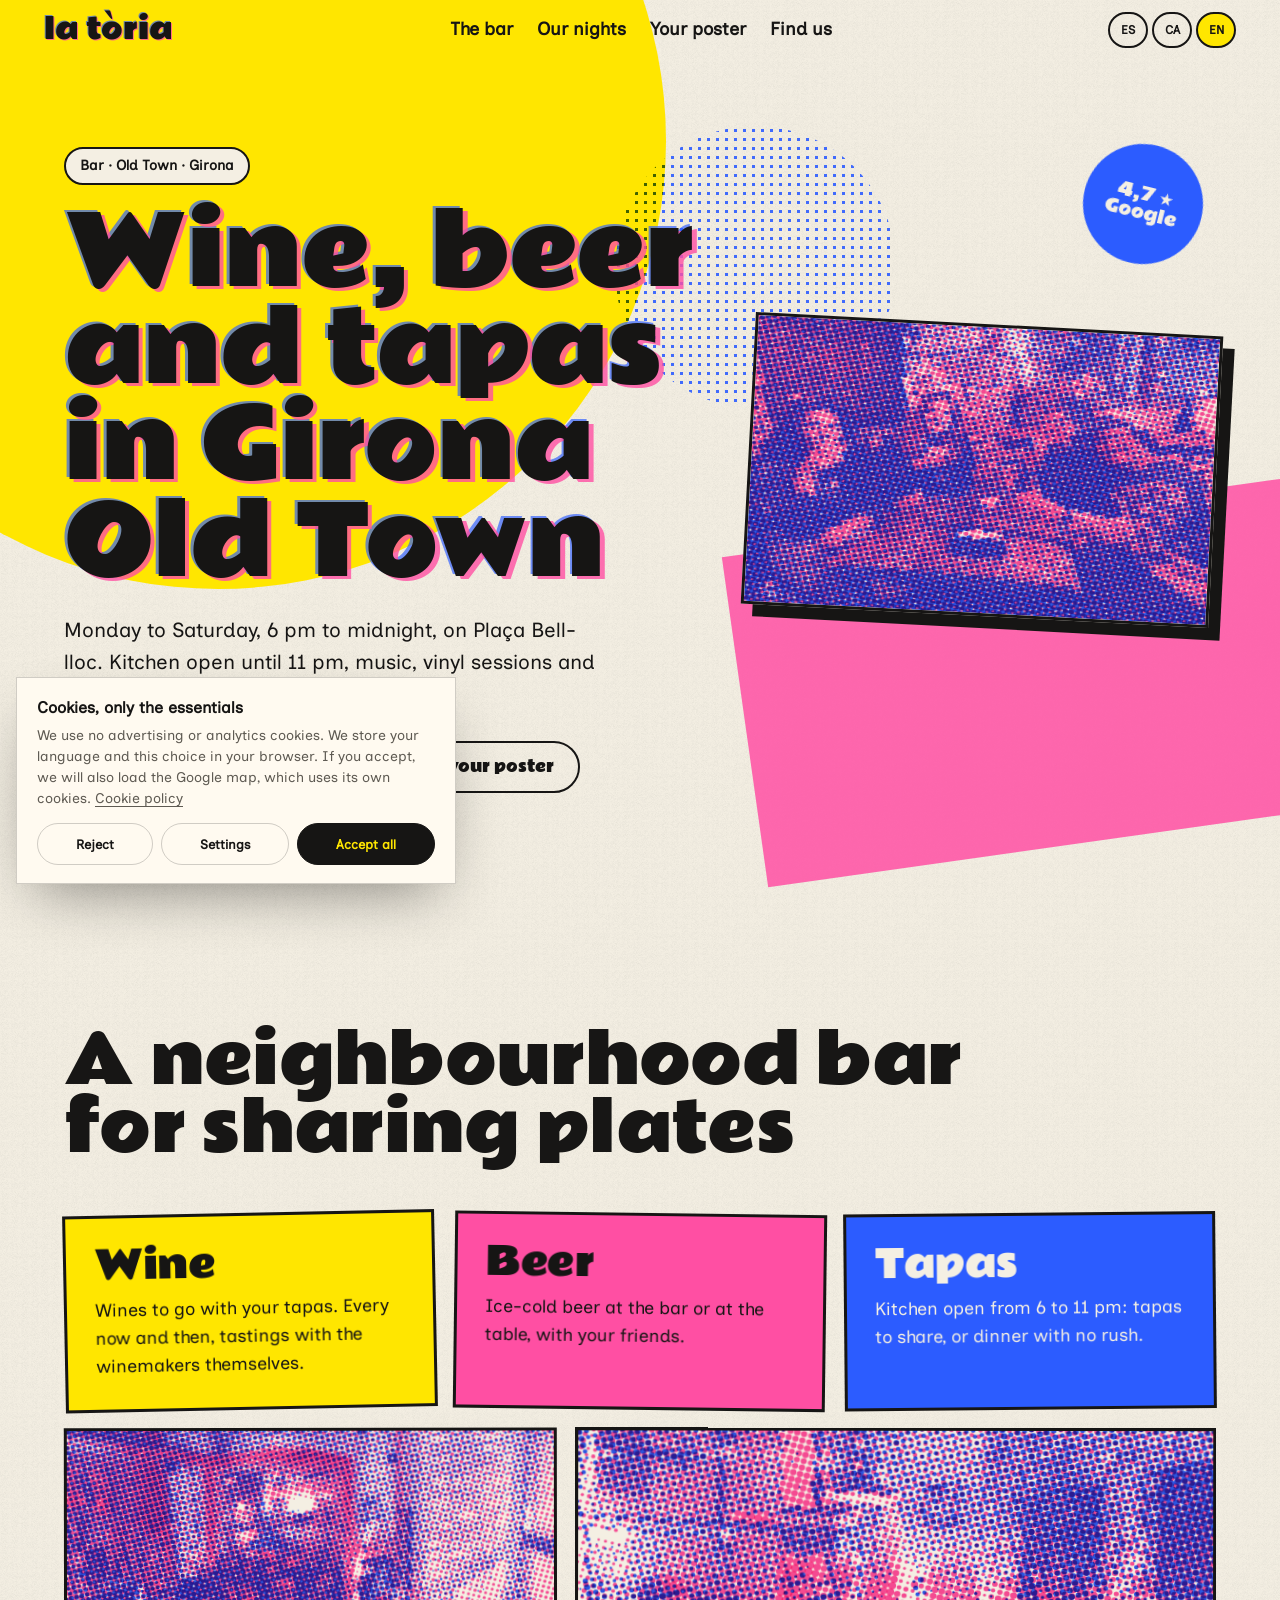
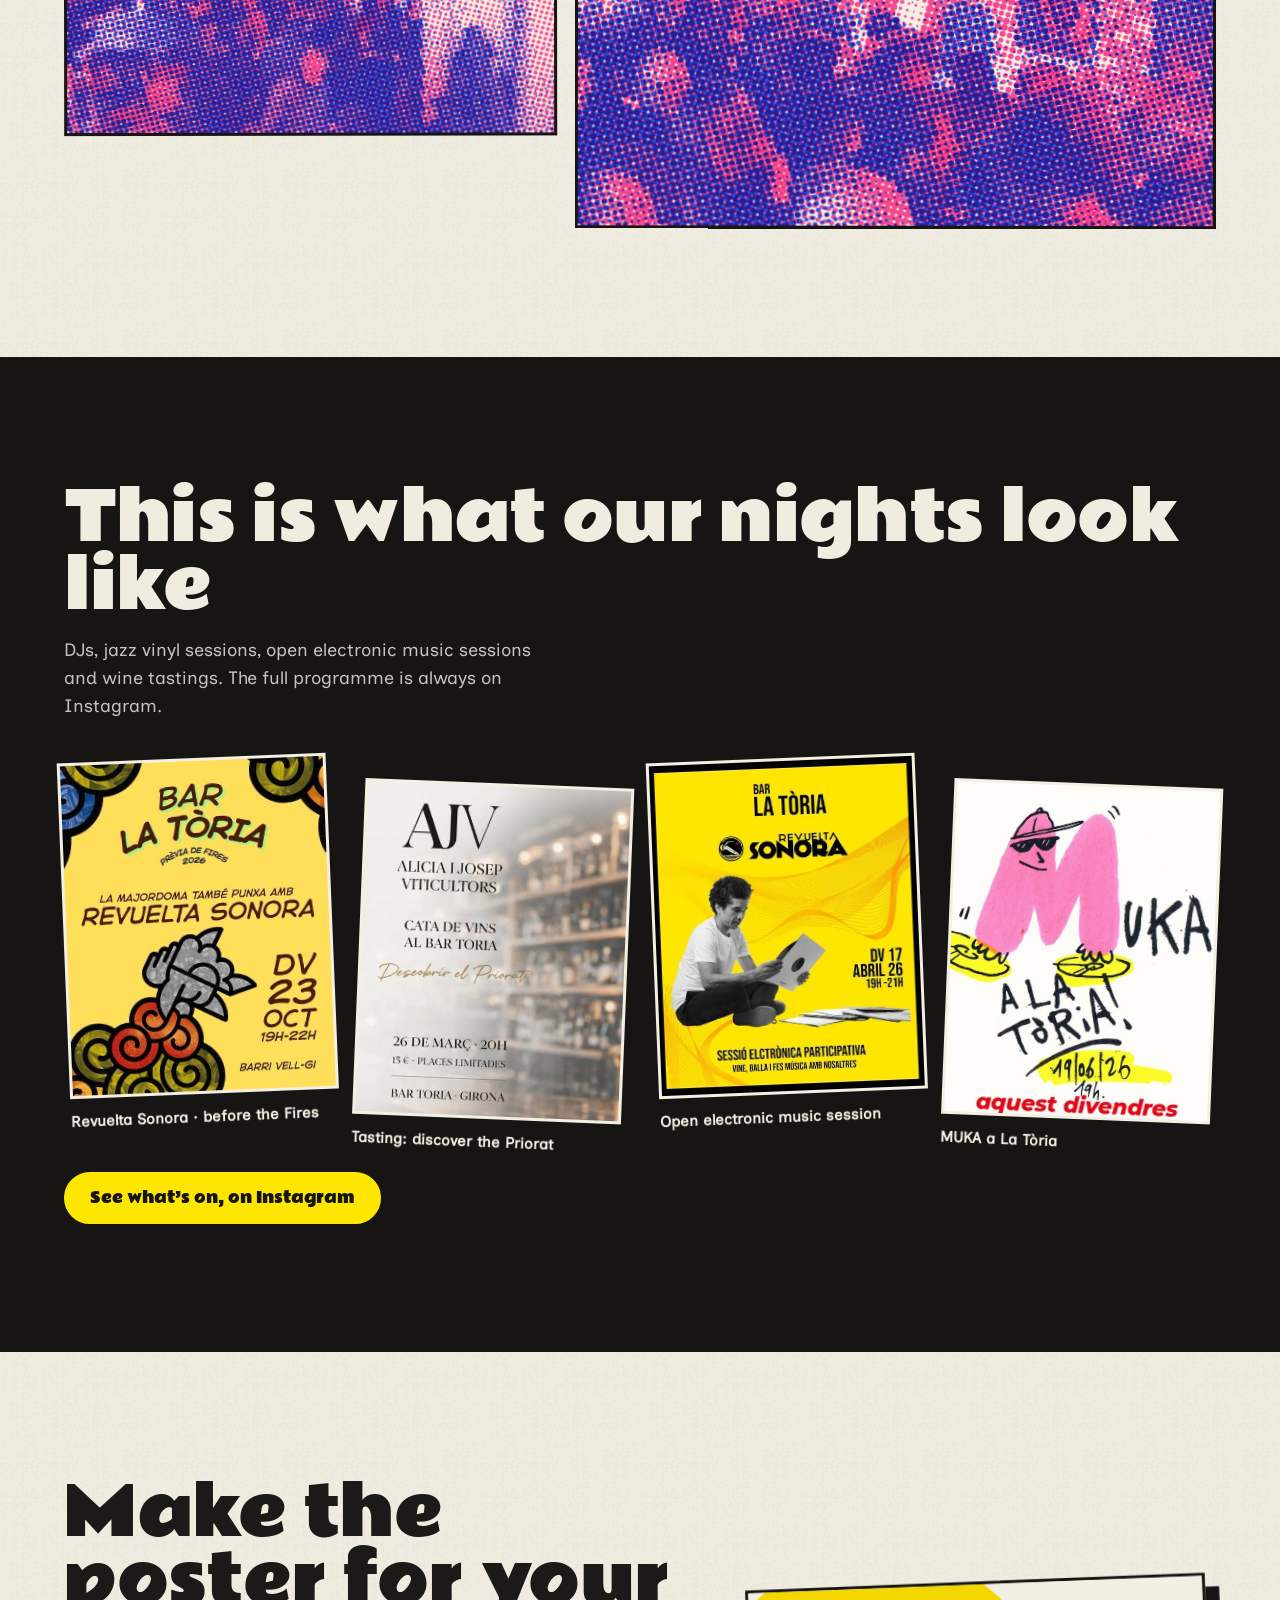
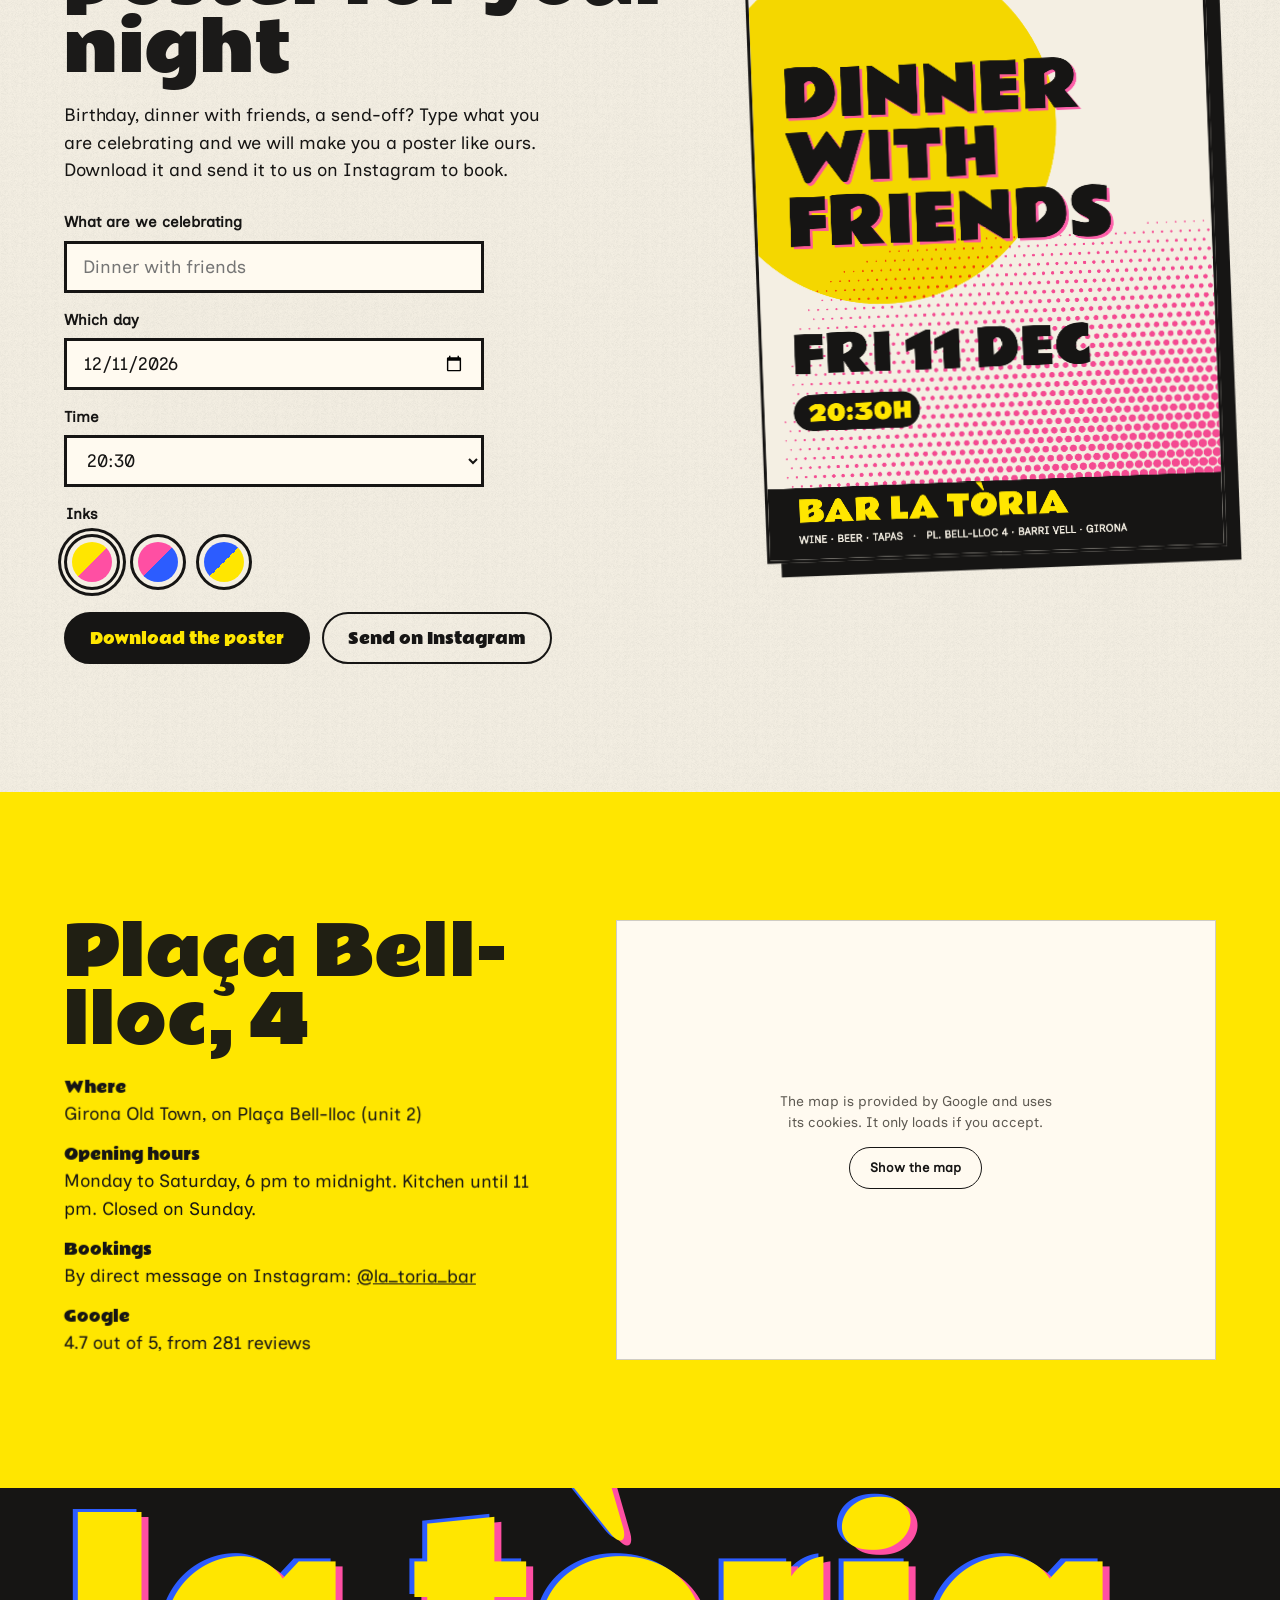
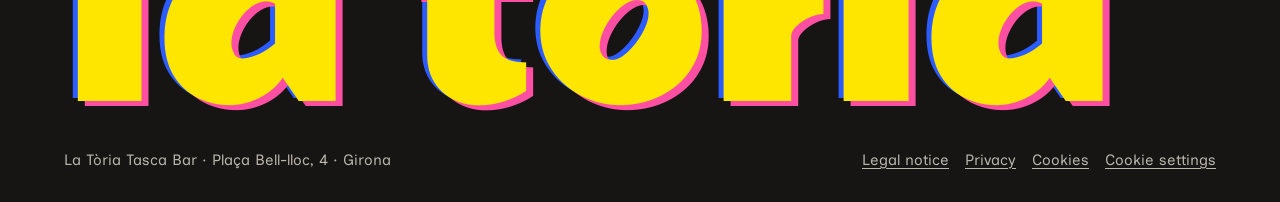
<file: index.html>
<!doctype html>
<html lang="es">
<head>
<meta charset="utf-8">
<meta name="viewport" content="width=device-width, initial-scale=1, viewport-fit=cover">
<title>La Tòria · Vinos, cervezas y tapas en el Barri Vell de Girona</title>
<meta name="description" content="Bar La Tòria, Plaça Bell-lloc 4, Barri Vell de Girona. Vinos, cervezas y tapas de lunes a sábado de 18 a 24 h, con música, sesiones de vinilo y catas. 4,7 en Google.">
<meta name="theme-color" content="#ffe600">
<link rel="icon" href="assets/favicon.svg" type="image/svg+xml">
<link rel="alternate" hreflang="es" href="?lang=es"><link rel="alternate" hreflang="ca" href="?lang=ca"><link rel="alternate" hreflang="en" href="?lang=en">
<meta property="og:title" content="La Tòria · Barri Vell de Girona">
<meta property="og:description" content="Vinos, cervezas y tapas. Música, sesiones y catas.">
<meta property="og:image" content="assets/img/taula.jpg">
<link rel="stylesheet" href="css/fonts.css">
<link rel="stylesheet" href="css/style.css">
<link rel="stylesheet" href="css/legal.css">
<script type="application/ld+json">
{"@context":"https://schema.org","@type":"BarOrPub","name":"La Tòria Tasca Bar","address":{"@type":"PostalAddress","streetAddress":"Plaça Bell-lloc, 4, local 2","postalCode":"17004","addressLocality":"Girona","addressRegion":"Girona","addressCountry":"ES"},"openingHoursSpecification":[{"@type":"OpeningHoursSpecification","dayOfWeek":["Monday","Tuesday","Wednesday","Thursday","Friday","Saturday"],"opens":"18:00","closes":"24:00"}],"aggregateRating":{"@type":"AggregateRating","ratingValue":"4.7","reviewCount":"281"},"sameAs":["https://www.instagram.com/la_toria_bar/"]}
</script>
</head>
<body>
<a class="skip" href="#main" data-i18n="skip">Saltar al contenido</a>

<header class="top">
  <a class="brand riso" href="#main" aria-label="La Tòria, inicio" data-t="la tòria">la tòria</a>
  <nav class="nav" aria-label="Principal">
    <a href="#bar" data-i18n="n1">El bar</a>
    <a href="#nits" data-i18n="n2">Las noches</a>
    <a href="#cartel" data-i18n="n3">Tu cartel</a>
    <a href="#visita" data-i18n="n4">Dónde</a>
  </nav>
  <div class="langs" role="group" aria-label="Idioma"><button type="button" data-lang="es">ES</button><button type="button" data-lang="ca">CA</button><button type="button" data-lang="en">EN</button></div>
</header>

<main id="main">
  <!-- PORTADA: cartel risográfico que se imprime capa a capa -->
  <section class="hero" aria-labelledby="h1">
    <div class="ink ink-y" aria-hidden="true"></div>
    <div class="ink ink-p" aria-hidden="true"></div>
    <div class="ink ink-b" aria-hidden="true"></div>
    <div class="hero-in">
      <p class="tag" data-i18n="tag">Bar · Barri Vell · Girona</p>
      <h1 id="h1" class="riso" data-i18n="h1">Vinos, cervezas y tapas en el Barri Vell</h1>
      <p class="hero-p" data-i18n="hp">De lunes a sábado, de 18 a 24 h, en la Plaça Bell-lloc. Cocina abierta hasta las 23 h, música, sesiones de vinilo y catas.</p>
      <div class="hero-cta">
        <a class="btn" href="https://www.instagram.com/la_toria_bar/" target="_blank" rel="noopener" data-i18n="ig">Escríbenos por Instagram</a>
        <a class="btn btn-line" href="#cartel" data-i18n="make">Haz tu cartel</a>
      </div>
    </div>
    <figure class="hero-photo ht hv" id="hv" data-src="assets/img/taula.jpg"><video class="hv-src" src="assets/video/noche.mp4" muted loop playsinline autoplay preload="auto" aria-hidden="true"></video><canvas aria-hidden="true"></canvas><img src="assets/img/taula.jpg" alt="Un grupo de amigos brindando en una mesa de La Tòria" width="640" height="480" data-i18n-attr="alt:aT"></figure>
    <p class="stamp" aria-hidden="true">4,7 ★ Google</p>
  </section>

  <!-- EL BAR -->
  <section class="bar" id="bar" aria-labelledby="b-h">
    <h2 id="b-h" class="riso rv" data-i18n="bh">Un bar de barrio para ir picando</h2>
    <div class="bar-grid">
      <article class="card c-y"><h3 data-i18n="b1h">Vinos</h3><p data-i18n="b1p">Vinos para acompañar las tapas. De vez en cuando, catas con los propios viticultores.</p></article>
      <article class="card c-p"><h3 data-i18n="b2h">Cervezas</h3><p data-i18n="b2p">Cerveza bien fría para la barra o para la mesa, con los amigos.</p></article>
      <article class="card c-b"><h3 data-i18n="b3h">Tapas</h3><p data-i18n="b3p">Cocina abierta de 18 a 23 h: tapas para compartir o para cenar sin prisas.</p></article>
    </div>
    <div class="bar-photos">
      <figure class="ht" data-src="assets/img/nit-2.jpg"><canvas aria-hidden="true"></canvas><img src="assets/img/nit-2.jpg" alt="Otra noche con el bar lleno, bajo la luz roja" width="640" height="360" loading="lazy" data-i18n-attr="alt:aN2"></figure>
      <figure class="ht" data-src="assets/img/nit-1.jpg"><canvas aria-hidden="true"></canvas><img src="assets/img/nit-1.jpg" alt="El bar lleno de gente una noche de música" width="640" height="360" loading="lazy" data-i18n-attr="alt:aN"></figure>
    </div>
  </section>

  <!-- LAS NOCHES: carteles reales -->
  <section class="nits" id="nits" aria-labelledby="n-h">
    <div class="nits-head">
      <h2 id="n-h" class="riso rv" data-i18n="nh">Así son nuestras noches</h2>
      <p data-i18n="np">DJs, sesiones de vinilo de jazz, música electrónica participativa y catas de vino. La agenda, siempre al día en Instagram.</p>
    </div>
    <div class="posters">
      <figure><img src="assets/img/cartell-revuelta.jpg" alt="Cartel: La Majordoma también pincha con Revuelta Sonora, viernes 23 de octubre de 19 a 22 h" width="512" height="640" loading="lazy" data-i18n-attr="alt:aP1"><figcaption data-i18n="p1">Revuelta Sonora · previa de Fires</figcaption></figure>
      <figure><img src="assets/img/cartell-cata.jpg" alt="Cartel: cata de vinos con Alicia i Josep Viticultors, Descubrir el Priorat, 15 euros" width="480" height="640" loading="lazy" data-i18n-attr="alt:aP2"><figcaption data-i18n="p2">Cata: descubrir el Priorat</figcaption></figure>
      <figure><img src="assets/img/cartell-electronica.jpg" alt="Cartel: sesión electrónica participativa con Revuelta Sonora" width="512" height="640" loading="lazy" data-i18n-attr="alt:aP3"><figcaption data-i18n="p3">Sesión electrónica participativa</figcaption></figure>
      <figure><img src="assets/img/cartell-muka.jpg" alt="Cartel rosa: MUKA a La Tòria este viernes a las 19 h" width="640" height="640" loading="lazy" data-i18n-attr="alt:aP4"><figcaption>MUKA a La Tòria</figcaption></figure>
    </div>
    <a class="btn" href="https://www.instagram.com/la_toria_bar/" target="_blank" rel="noopener" data-i18n="agenda">Ver la agenda en Instagram</a>
  </section>

  <!-- TU CARTEL -->
  <section class="cartel" id="cartel" aria-labelledby="k-h">
    <div class="k-form">
      <h2 id="k-h" class="riso rv" data-i18n="kh">Haz el cartel de tu noche</h2>
      <p data-i18n="kp">¿Cumpleaños, cena de amigos, despedida? Escribe qué celebráis y te hacemos el cartel, como los nuestros. Descárgalo y envíanoslo por Instagram para reservar.</p>
      <label><span data-i18n="l1">Qué celebramos</span><input id="kT" type="text" maxlength="28" data-i18n-attr="placeholder:ph1" placeholder="Cena de amigos"></label>
      <label><span data-i18n="l2">Qué día</span><input id="kD" type="date"></label>
      <label><span data-i18n="l3">Hora</span><select id="kH"><option>19:00</option><option>20:00</option><option selected>20:30</option><option>21:00</option><option>22:00</option></select></label>
      <fieldset><legend data-i18n="l4">Tintas</legend>
        <div class="inks" id="kInks">
          <button type="button" data-ink="0" aria-pressed="true" aria-label="Amarillo y rosa"><i style="--a:#ffe600;--b:#ff4fa3"></i></button>
          <button type="button" data-ink="1" aria-pressed="false" aria-label="Rosa y azul"><i style="--a:#ff4fa3;--b:#2c5cff"></i></button>
          <button type="button" data-ink="2" aria-pressed="false" aria-label="Azul y amarillo"><i style="--a:#2c5cff;--b:#ffe600"></i></button>
        </div>
      </fieldset>
      <div class="k-cta">
        <button type="button" class="btn" id="kSave" data-i18n="save">Descargar el cartel</button>
        <a class="btn btn-line" href="https://www.instagram.com/la_toria_bar/" target="_blank" rel="noopener" data-i18n="send">Enviar por Instagram</a>
      </div>
    </div>
    <div class="k-out"><canvas id="kCv" width="1080" height="1350" role="img" data-i18n-attr="aria-label:kAlt" aria-label="Vista previa de tu cartel"></canvas></div>
  </section>

  <!-- VISITA -->
  <section class="visita" id="visita" aria-labelledby="v-h">
    <div class="v-txt">
      <h2 id="v-h" class="riso rv">Plaça Bell-lloc, 4</h2>
      <dl>
        <dt data-i18n="d1">Dónde</dt><dd data-i18n="d1v">Barri Vell de Girona, en la Plaça Bell-lloc (local 2)</dd>
        <dt data-i18n="d2">Horario</dt><dd data-i18n="d2v">Lunes a sábado, de 18:00 a 24:00. Cocina hasta las 23:00. Domingo cerrado.</dd>
        <dt data-i18n="d3">Reservas</dt><dd data-i18n="d3v">Por mensaje directo en Instagram: <a href="https://www.instagram.com/la_toria_bar/" target="_blank" rel="noopener">@la_toria_bar</a></dd>
        <dt>Google</dt><dd data-i18n="d4v">4,7 sobre 5, con 281 reseñas</dd>
      </dl>
    </div>
    <div class="cc-map v-map" data-src="https://www.google.com/maps?q=La+T%C3%B2ria,+Pla%C3%A7a+Bell-lloc+4,+17004+Girona&output=embed" data-title="Mapa: La Tòria"></div>
  </section>
</main>

<footer class="foot">
  <p class="foot-big riso" aria-hidden="true" data-t="la tòria">la tòria</p>
  <div class="foot-row">
    <p>La Tòria Tasca Bar · Plaça Bell-lloc, 4 · Girona</p>
    <nav class="foot-links" aria-label="Información legal">
      <a href="aviso-legal.html" data-i18n="lg1">Aviso legal</a>
      <a href="privacidad.html" data-i18n="lg2">Privacidad</a>
      <a href="cookies.html" data-i18n="lg3">Cookies</a>
      <button type="button" data-cookies-open data-i18n="lg4">Configurar cookies</button>
    </nav>
  </div>
</footer>

<script src="js/lang.js"></script>
<script src="js/i18n.js" data-site="la-toria-girona"></script>
<script src="js/consent.js" data-site="la-toria-girona"></script>
<script src="js/vendor/gsap.min.js"></script>
<script src="js/vendor/ScrollTrigger.min.js"></script>
<script src="js/main.js"></script>
</body>
</html>
</file>
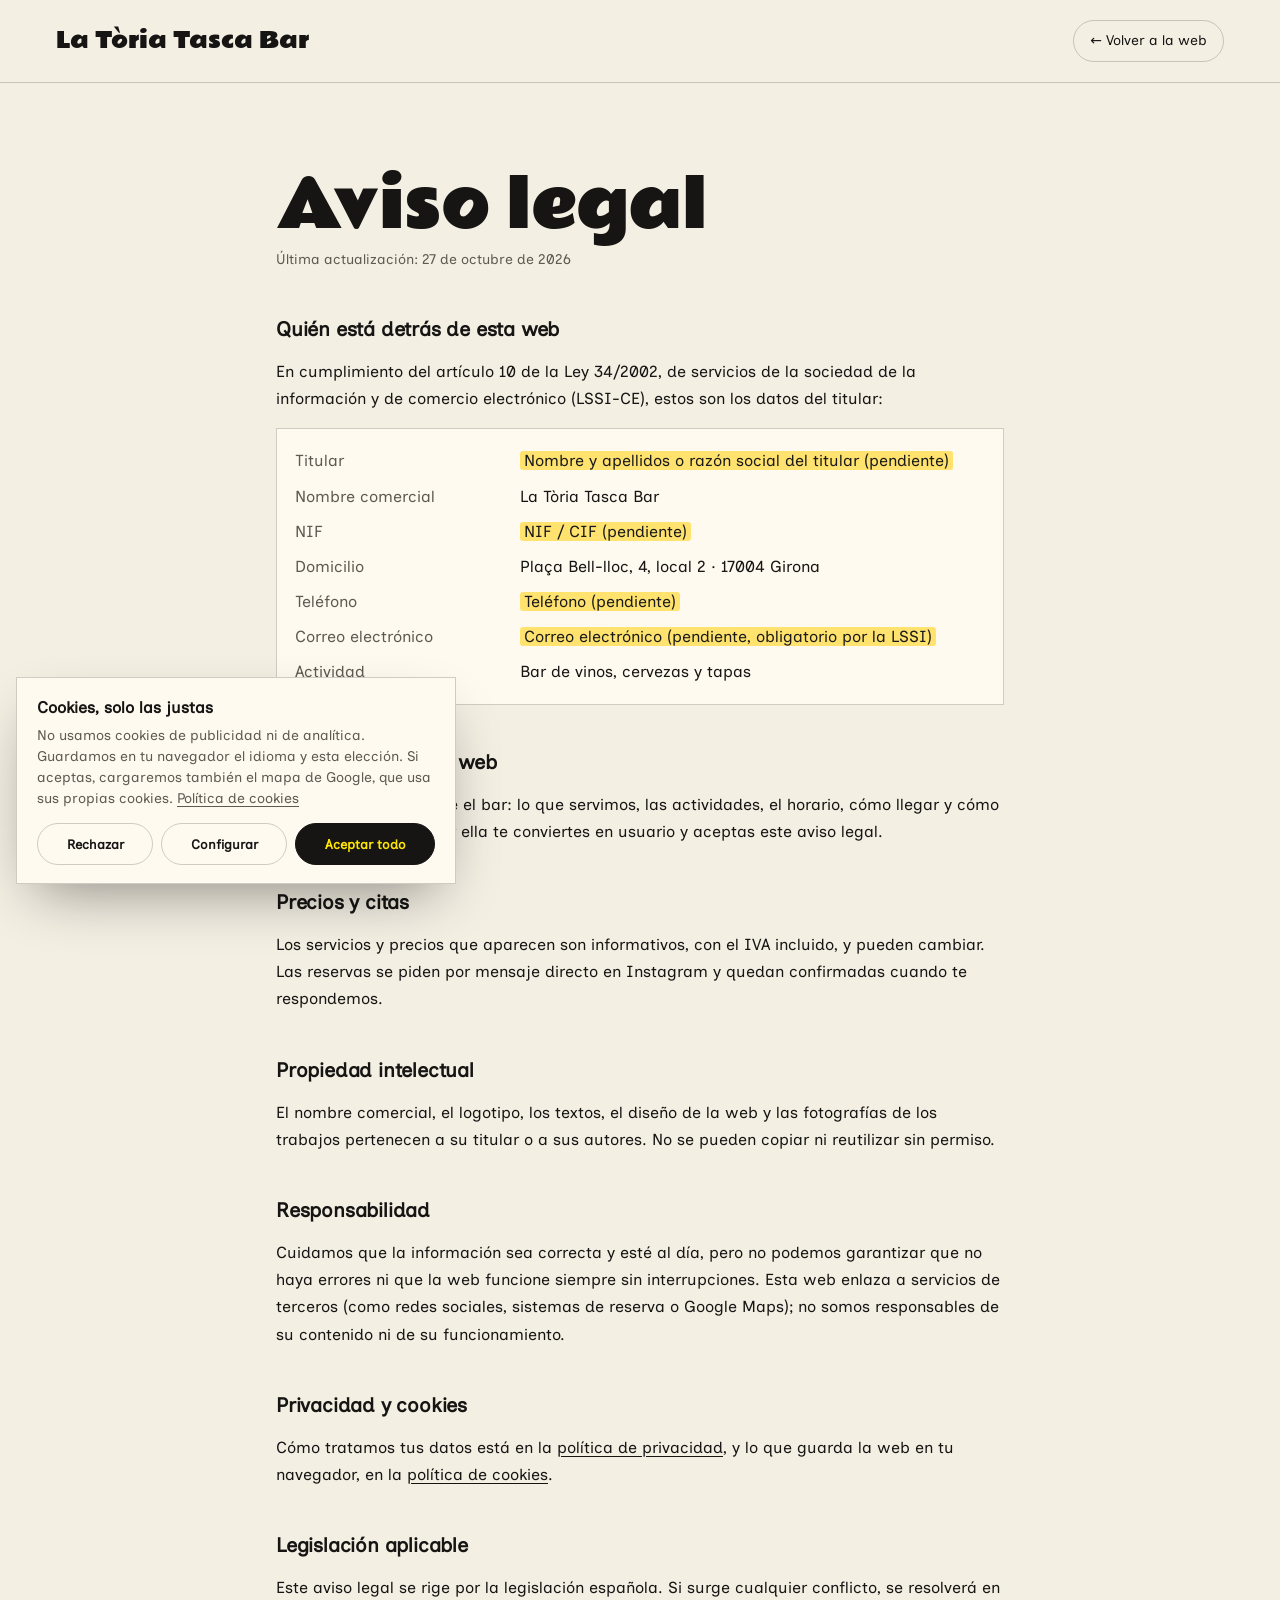
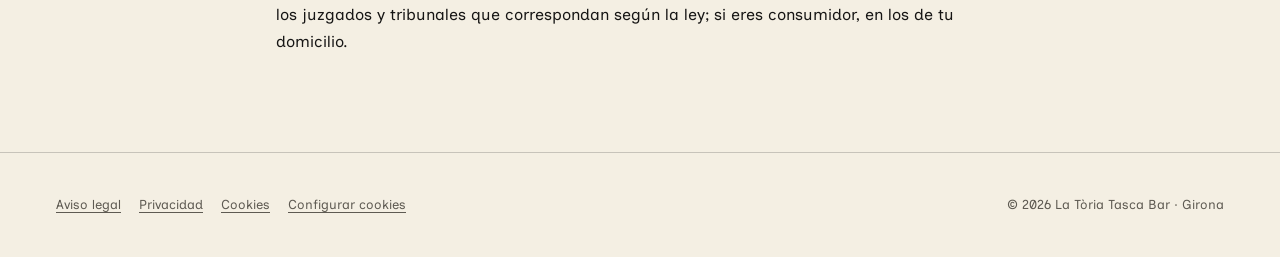
<file: aviso-legal.html>
<!doctype html>
<html lang="es">
<head>
<meta charset="utf-8">
<meta name="viewport" content="width=device-width, initial-scale=1, viewport-fit=cover">
<title>Aviso legal · La Tòria Tasca Bar</title>
<meta name="robots" content="noindex, follow">
<meta name="theme-color" content="#ffe600">
<link rel="icon" href="assets/favicon.svg" type="image/svg+xml">
<link rel="stylesheet" href="css/fonts.css">
<link rel="stylesheet" href="css/style.css">
<link rel="stylesheet" href="css/legal.css">
</head>
<body class="legal-page">
<header class="legal-top">
  <a class="legal-brand" href="./">La Tòria Tasca Bar</a>
  <a class="legal-back" href="./">&larr; Volver a la web</a>
</header>
<main class="legal">
  <h1>Aviso legal</h1>
  <p class="upd">Última actualización: 27 de octubre de 2026</p>

  <h2>Quién está detrás de esta web</h2>
  <p>En cumplimiento del artículo 10 de la Ley 34/2002, de servicios de la sociedad de la información y de comercio electrónico (LSSI-CE), estos son los datos del titular:</p>
  <dl>
    <dt>Titular</dt><dd><mark>Nombre y apellidos o razón social del titular (pendiente)</mark></dd>
    <dt>Nombre comercial</dt><dd>La Tòria Tasca Bar</dd>
    <dt>NIF</dt><dd><mark>NIF / CIF (pendiente)</mark></dd>
    <dt>Domicilio</dt><dd>Plaça Bell-lloc, 4, local 2 · 17004 Girona</dd>
    <dt>Teléfono</dt><dd><mark>Teléfono (pendiente)</mark></dd>
    <dt>Correo electrónico</dt><dd><mark>Correo electrónico (pendiente, obligatorio por la LSSI)</mark></dd>
    <dt>Actividad</dt><dd>Bar de vinos, cervezas y tapas</dd>
  </dl>

  <h2>Para qué sirve esta web</h2>
  <p>Esta web informa sobre el bar: lo que servimos, las actividades, el horario, cómo llegar y cómo reservar. Al navegar por ella te conviertes en usuario y aceptas este aviso legal.</p>

  <h2>Precios y citas</h2>
  <p>Los servicios y precios que aparecen son informativos, con el IVA incluido, y pueden cambiar. Las reservas se piden por mensaje directo en Instagram y quedan confirmadas cuando te respondemos.</p>

  <h2>Propiedad intelectual</h2>
  <p>El nombre comercial, el logotipo, los textos, el diseño de la web y las fotografías de los trabajos pertenecen a su titular o a sus autores. No se pueden copiar ni reutilizar sin permiso.</p>

  <h2>Responsabilidad</h2>
  <p>Cuidamos que la información sea correcta y esté al día, pero no podemos garantizar que no haya errores ni que la web funcione siempre sin interrupciones. Esta web enlaza a servicios de terceros (como redes sociales, sistemas de reserva o Google Maps); no somos responsables de su contenido ni de su funcionamiento.</p>

  <h2>Privacidad y cookies</h2>
  <p>Cómo tratamos tus datos está en la <a href="privacidad.html">política de privacidad</a>, y lo que guarda la web en tu navegador, en la <a href="cookies.html">política de cookies</a>.</p>

  <h2>Legislación aplicable</h2>
  <p>Este aviso legal se rige por la legislación española. Si surge cualquier conflicto, se resolverá en los juzgados y tribunales que correspondan según la ley; si eres consumidor, en los de tu domicilio.</p>
</main>
<footer class="legal-foot">
  <nav class="legal-links" aria-label="Información legal">
    <a href="aviso-legal.html" aria-current="page">Aviso legal</a>
    <a href="privacidad.html">Privacidad</a>
    <a href="cookies.html">Cookies</a>
    <button type="button" data-cookies-open>Configurar cookies</button>
  </nav>
  <p>© 2026 La Tòria Tasca Bar · Girona</p>
</footer>
<script src="js/consent.js" data-site="la-toria-girona"></script>
</body>
</html>
</file>
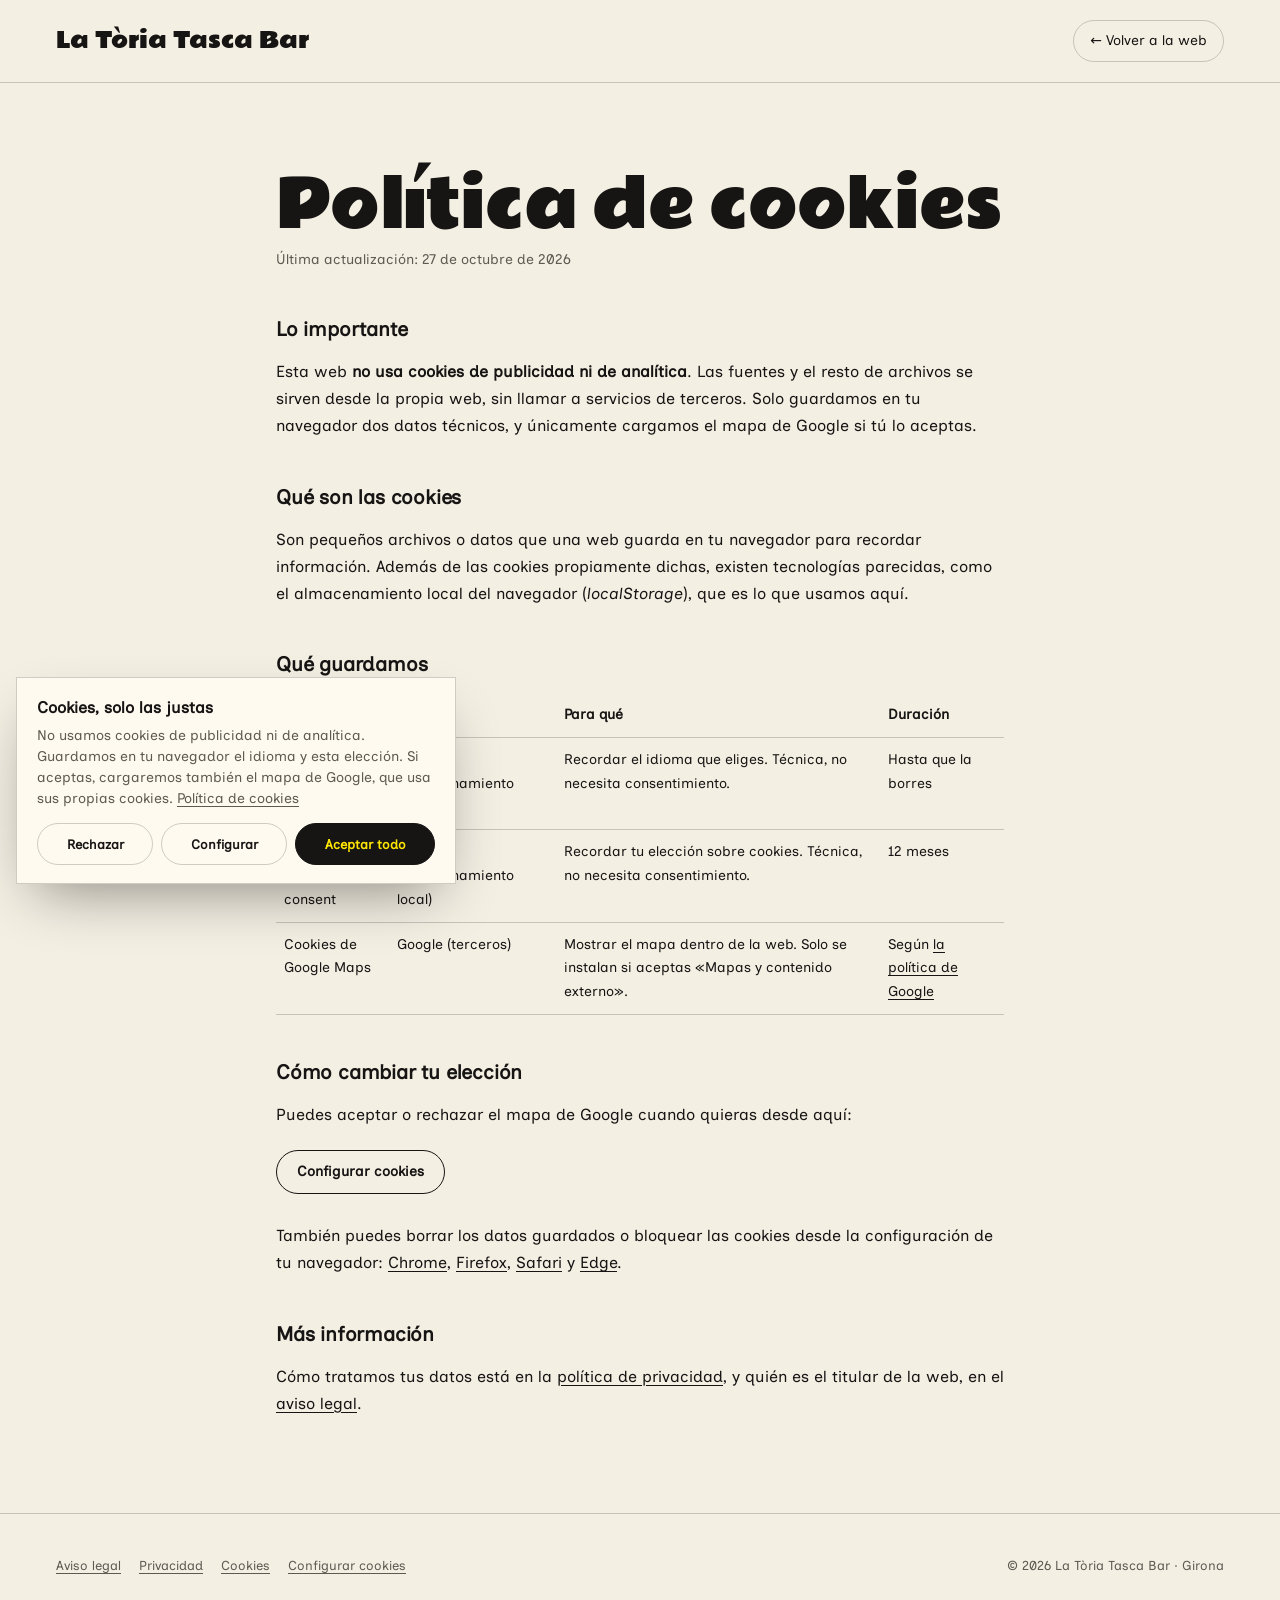
<file: cookies.html>
<!doctype html>
<html lang="es">
<head>
<meta charset="utf-8">
<meta name="viewport" content="width=device-width, initial-scale=1, viewport-fit=cover">
<title>Política de cookies · La Tòria Tasca Bar</title>
<meta name="robots" content="noindex, follow">
<meta name="theme-color" content="#ffe600">
<link rel="icon" href="assets/favicon.svg" type="image/svg+xml">
<link rel="stylesheet" href="css/fonts.css">
<link rel="stylesheet" href="css/style.css">
<link rel="stylesheet" href="css/legal.css">
</head>
<body class="legal-page">
<header class="legal-top">
  <a class="legal-brand" href="./">La Tòria Tasca Bar</a>
  <a class="legal-back" href="./">&larr; Volver a la web</a>
</header>
<main class="legal">
  <h1>Política de cookies</h1>
  <p class="upd">Última actualización: 27 de octubre de 2026</p>

  <h2>Lo importante</h2>
  <p>Esta web <strong>no usa cookies de publicidad ni de analítica</strong>. Las fuentes y el resto de archivos se sirven desde la propia web, sin llamar a servicios de terceros. Solo guardamos en tu navegador dos datos técnicos, y únicamente cargamos el mapa de Google si tú lo aceptas.</p>

  <h2>Qué son las cookies</h2>
  <p>Son pequeños archivos o datos que una web guarda en tu navegador para recordar información. Además de las cookies propiamente dichas, existen tecnologías parecidas, como el almacenamiento local del navegador (<em>localStorage</em>), que es lo que usamos aquí.</p>

  <h2>Qué guardamos</h2>
  <table>
    <thead><tr><th>Nombre</th><th>De quién</th><th>Para qué</th><th>Duración</th></tr></thead>
    <tbody>
      <tr><td>la-toria-girona-lang</td><td>Propia (almacenamiento local)</td><td>Recordar el idioma que eliges. Técnica, no necesita consentimiento.</td><td>Hasta que la borres</td></tr>
      <tr><td>la-toria-girona-consent</td><td>Propia (almacenamiento local)</td><td>Recordar tu elección sobre cookies. Técnica, no necesita consentimiento.</td><td>12 meses</td></tr>
      <tr><td>Cookies de Google Maps</td><td>Google (terceros)</td><td>Mostrar el mapa dentro de la web. Solo se instalan si aceptas «Mapas y contenido externo».</td><td>Según <a href="https://policies.google.com/technologies/cookies?hl=es" target="_blank" rel="noopener">la política de Google</a></td></tr>
    </tbody>
  </table>

  <h2>Cómo cambiar tu elección</h2>
  <p>Puedes aceptar o rechazar el mapa de Google cuando quieras desde aquí:</p>
  <button type="button" class="legal-btn" data-cookies-open>Configurar cookies</button>
  <p>También puedes borrar los datos guardados o bloquear las cookies desde la configuración de tu navegador:
    <a href="https://support.google.com/chrome/answer/95647?hl=es" target="_blank" rel="noopener">Chrome</a>,
    <a href="https://support.mozilla.org/es/kb/Borrar%20cookies" target="_blank" rel="noopener">Firefox</a>,
    <a href="https://support.apple.com/es-es/guide/safari/sfri11471/mac" target="_blank" rel="noopener">Safari</a> y
    <a href="https://support.microsoft.com/es-es/microsoft-edge/eliminar-las-cookies-en-microsoft-edge-63947406-40ac-c3b8-57b9-2a946a29ae09" target="_blank" rel="noopener">Edge</a>.</p>

  <h2>Más información</h2>
  <p>Cómo tratamos tus datos está en la <a href="privacidad.html">política de privacidad</a>, y quién es el titular de la web, en el <a href="aviso-legal.html">aviso legal</a>.</p>
</main>
<footer class="legal-foot">
  <nav class="legal-links" aria-label="Información legal">
    <a href="aviso-legal.html">Aviso legal</a>
    <a href="privacidad.html">Privacidad</a>
    <a href="cookies.html" aria-current="page">Cookies</a>
    <button type="button" data-cookies-open>Configurar cookies</button>
  </nav>
  <p>© 2026 La Tòria Tasca Bar · Girona</p>
</footer>
<script src="js/consent.js" data-site="la-toria-girona"></script>
</body>
</html>
</file>
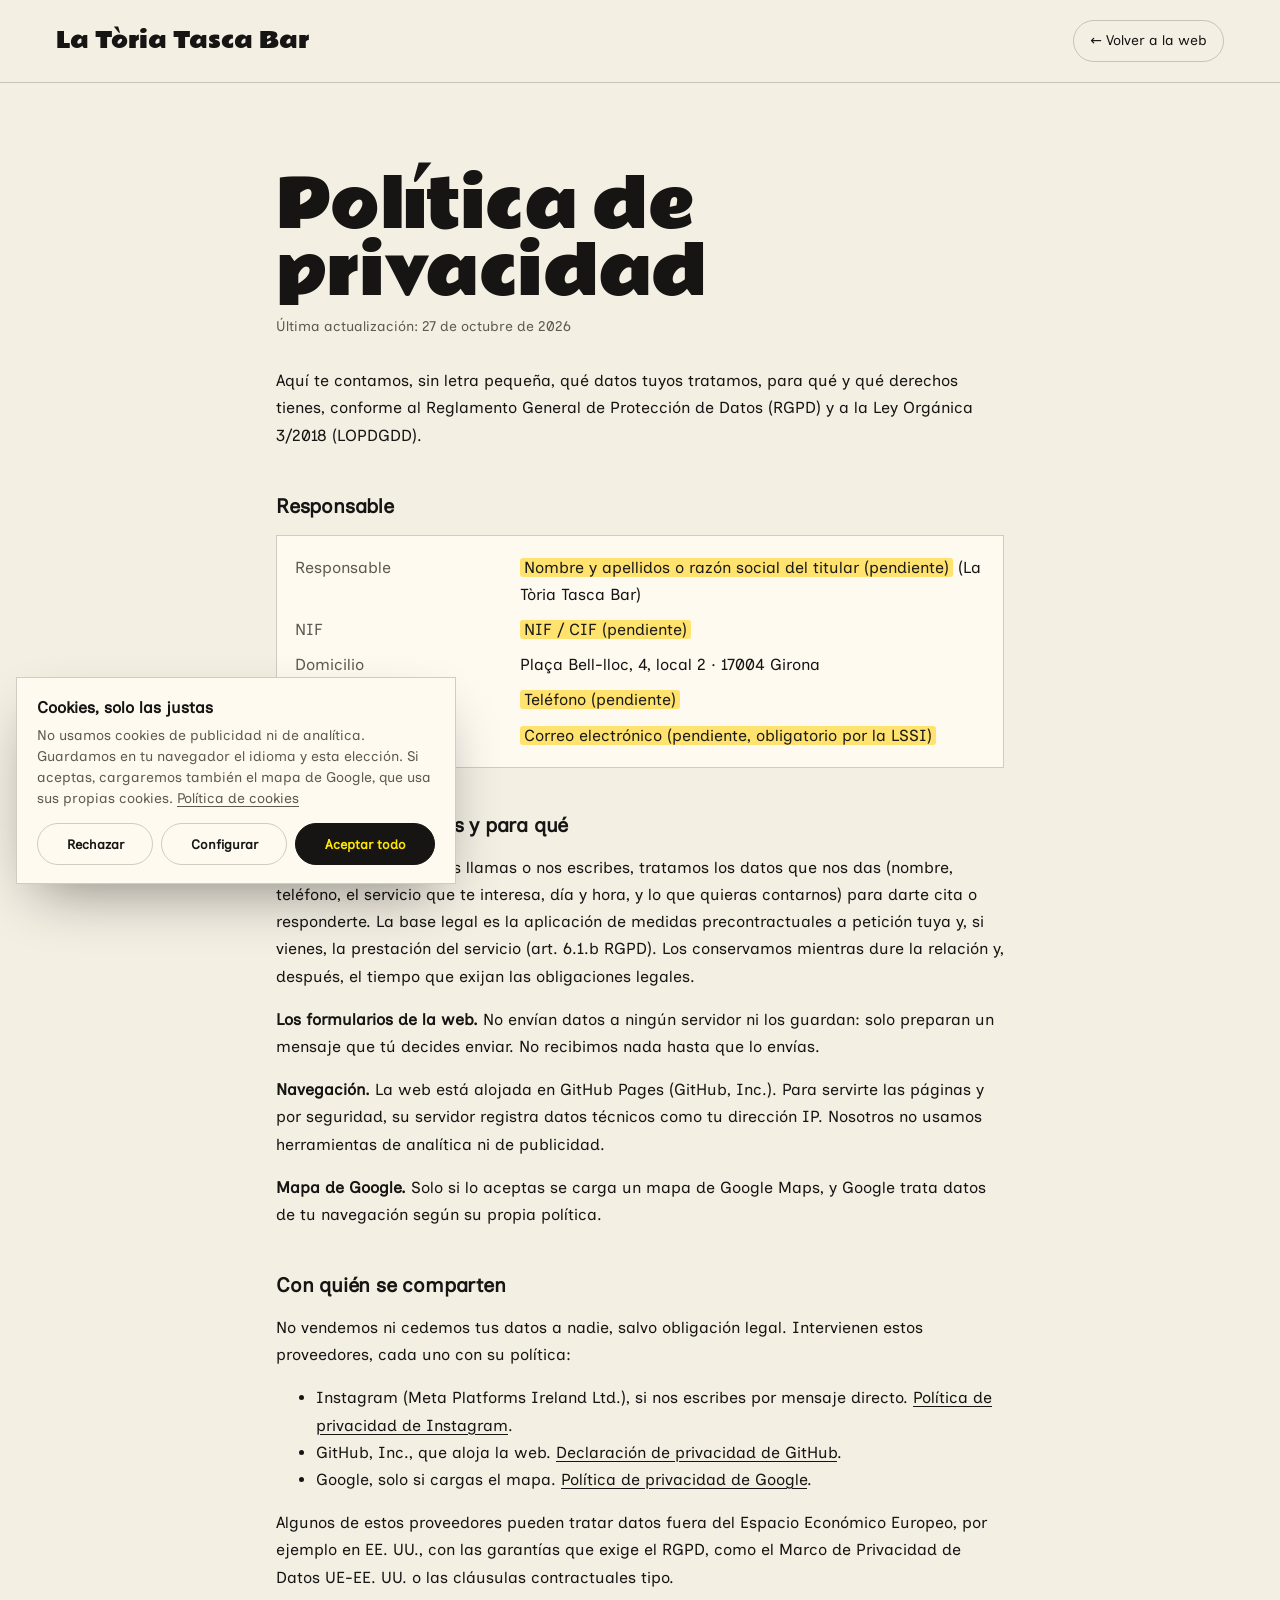
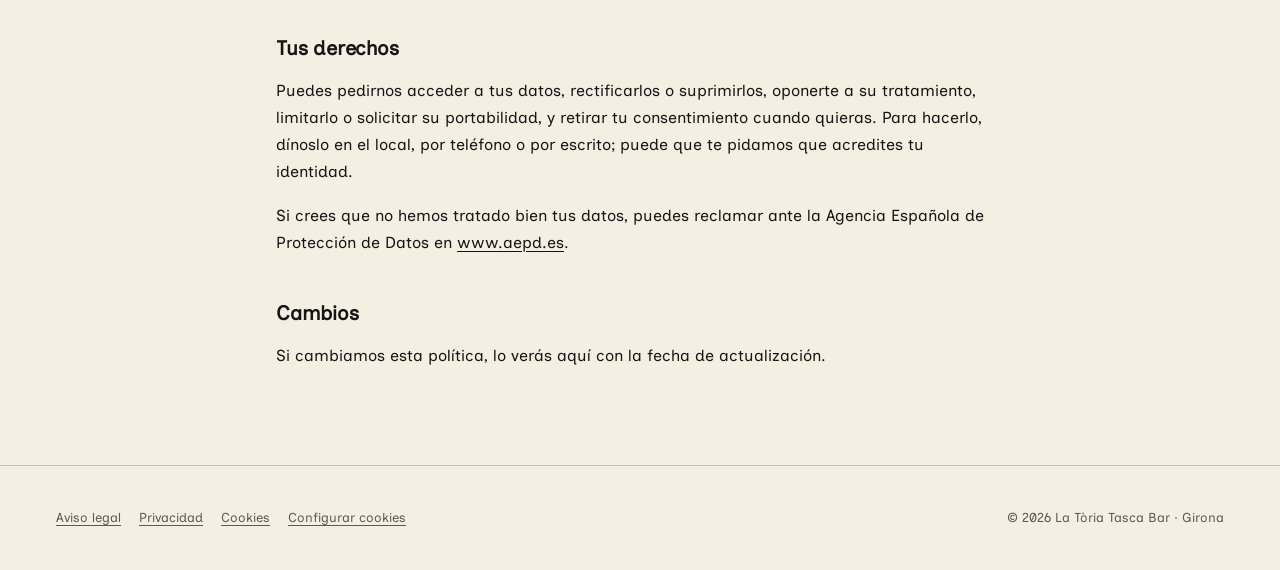
<file: privacidad.html>
<!doctype html>
<html lang="es">
<head>
<meta charset="utf-8">
<meta name="viewport" content="width=device-width, initial-scale=1, viewport-fit=cover">
<title>Política de privacidad · La Tòria Tasca Bar</title>
<meta name="robots" content="noindex, follow">
<meta name="theme-color" content="#ffe600">
<link rel="icon" href="assets/favicon.svg" type="image/svg+xml">
<link rel="stylesheet" href="css/fonts.css">
<link rel="stylesheet" href="css/style.css">
<link rel="stylesheet" href="css/legal.css">
</head>
<body class="legal-page">
<header class="legal-top">
  <a class="legal-brand" href="./">La Tòria Tasca Bar</a>
  <a class="legal-back" href="./">&larr; Volver a la web</a>
</header>
<main class="legal">
  <h1>Política de privacidad</h1>
  <p class="upd">Última actualización: 27 de octubre de 2026</p>
  <p>Aquí te contamos, sin letra pequeña, qué datos tuyos tratamos, para qué y qué derechos tienes, conforme al Reglamento General de Protección de Datos (RGPD) y a la Ley Orgánica 3/2018 (LOPDGDD).</p>

  <h2>Responsable</h2>
  <dl>
    <dt>Responsable</dt><dd><mark>Nombre y apellidos o razón social del titular (pendiente)</mark> (La Tòria Tasca Bar)</dd>
    <dt>NIF</dt><dd><mark>NIF / CIF (pendiente)</mark></dd>
    <dt>Domicilio</dt><dd>Plaça Bell-lloc, 4, local 2 · 17004 Girona</dd>
    <dt>Contacto</dt><dd><mark>Teléfono (pendiente)</mark></dd>
    <dt>Correo electrónico</dt><dd><mark>Correo electrónico (pendiente, obligatorio por la LSSI)</mark></dd>
  </dl>

  <h2>Qué datos tratamos y para qué</h2>
  <p><strong>Citas y consultas.</strong> Si nos llamas o nos escribes, tratamos los datos que nos das (nombre, teléfono, el servicio que te interesa, día y hora, y lo que quieras contarnos) para darte cita o responderte. La base legal es la aplicación de medidas precontractuales a petición tuya y, si vienes, la prestación del servicio (art. 6.1.b RGPD). Los conservamos mientras dure la relación y, después, el tiempo que exijan las obligaciones legales.</p>
  <p><strong>Los formularios de la web.</strong> No envían datos a ningún servidor ni los guardan: solo preparan un mensaje que tú decides enviar. No recibimos nada hasta que lo envías.</p>
  <p><strong>Navegación.</strong> La web está alojada en GitHub Pages (GitHub, Inc.). Para servirte las páginas y por seguridad, su servidor registra datos técnicos como tu dirección IP. Nosotros no usamos herramientas de analítica ni de publicidad.</p>
  <p><strong>Mapa de Google.</strong> Solo si lo aceptas se carga un mapa de Google Maps, y Google trata datos de tu navegación según su propia política.</p>

  <h2>Con quién se comparten</h2>
  <p>No vendemos ni cedemos tus datos a nadie, salvo obligación legal. Intervienen estos proveedores, cada uno con su política:</p>
  <ul>
    <li>Instagram (Meta Platforms Ireland Ltd.), si nos escribes por mensaje directo. <a href="https://privacycenter.instagram.com/policy" target="_blank" rel="noopener">Política de privacidad de Instagram</a>.</li>
    <li>GitHub, Inc., que aloja la web. <a href="https://docs.github.com/es/site-policy/privacy-policies/github-general-privacy-statement" target="_blank" rel="noopener">Declaración de privacidad de GitHub</a>.</li>
    <li>Google, solo si cargas el mapa. <a href="https://policies.google.com/privacy?hl=es" target="_blank" rel="noopener">Política de privacidad de Google</a>.</li>
  </ul>
  <p>Algunos de estos proveedores pueden tratar datos fuera del Espacio Económico Europeo, por ejemplo en EE. UU., con las garantías que exige el RGPD, como el Marco de Privacidad de Datos UE-EE. UU. o las cláusulas contractuales tipo.</p>

  <h2>Tus derechos</h2>
  <p>Puedes pedirnos acceder a tus datos, rectificarlos o suprimirlos, oponerte a su tratamiento, limitarlo o solicitar su portabilidad, y retirar tu consentimiento cuando quieras. Para hacerlo, dínoslo en el local, por teléfono o por escrito; puede que te pidamos que acredites tu identidad.</p>
  <p>Si crees que no hemos tratado bien tus datos, puedes reclamar ante la Agencia Española de Protección de Datos en <a href="https://www.aepd.es/" target="_blank" rel="noopener">www.aepd.es</a>.</p>

  <h2>Cambios</h2>
  <p>Si cambiamos esta política, lo verás aquí con la fecha de actualización.</p>
</main>
<footer class="legal-foot">
  <nav class="legal-links" aria-label="Información legal">
    <a href="aviso-legal.html">Aviso legal</a>
    <a href="privacidad.html" aria-current="page">Privacidad</a>
    <a href="cookies.html">Cookies</a>
    <button type="button" data-cookies-open>Configurar cookies</button>
  </nav>
  <p>© 2026 La Tòria Tasca Bar · Girona</p>
</footer>
<script src="js/consent.js" data-site="la-toria-girona"></script>
</body>
</html>
</file>
<file: css/fonts.css>
/* Fuentes alojadas en la propia web (sin llamadas a Google) */
@font-face {
  font-family: 'Inclusive Sans';
  font-style: italic;
  font-weight: 400;
  font-display: swap;
  src: url(../assets/fonts/inclusive-sans-italic-400-latin-ext.woff2) format('woff2');
  unicode-range: U+0100-02BA, U+02BD-02C5, U+02C7-02CC, U+02CE-02D7, U+02DD-02FF, U+0304, U+0308, U+0329, U+1D00-1DBF, U+1E00-1E9F, U+1EF2-1EFF, U+2020, U+20A0-20AB, U+20AD-20C4, U+2113, U+2C60-2C7F, U+A720-A7FF;
}
@font-face {
  font-family: 'Inclusive Sans';
  font-style: italic;
  font-weight: 400;
  font-display: swap;
  src: url(../assets/fonts/inclusive-sans-italic-400-latin.woff2) format('woff2');
  unicode-range: U+0000-00FF, U+0131, U+0152-0153, U+02BB-02BC, U+02C6, U+02DA, U+02DC, U+0304, U+0308, U+0329, U+2000-206F, U+20AC, U+2122, U+2191, U+2193, U+2212, U+2215, U+FEFF, U+FFFD;
}
@font-face {
  font-family: 'Inclusive Sans';
  font-style: normal;
  font-weight: 400;
  font-display: swap;
  src: url(../assets/fonts/inclusive-sans-normal-400-latin-ext.woff2) format('woff2');
  unicode-range: U+0100-02BA, U+02BD-02C5, U+02C7-02CC, U+02CE-02D7, U+02DD-02FF, U+0304, U+0308, U+0329, U+1D00-1DBF, U+1E00-1E9F, U+1EF2-1EFF, U+2020, U+20A0-20AB, U+20AD-20C4, U+2113, U+2C60-2C7F, U+A720-A7FF;
}
@font-face {
  font-family: 'Inclusive Sans';
  font-style: normal;
  font-weight: 400;
  font-display: swap;
  src: url(../assets/fonts/inclusive-sans-normal-400-latin.woff2) format('woff2');
  unicode-range: U+0000-00FF, U+0131, U+0152-0153, U+02BB-02BC, U+02C6, U+02DA, U+02DC, U+0304, U+0308, U+0329, U+2000-206F, U+20AC, U+2122, U+2191, U+2193, U+2212, U+2215, U+FEFF, U+FFFD;
}
@font-face {
  font-family: 'Rammetto One';
  font-style: normal;
  font-weight: 400;
  font-display: swap;
  src: url(../assets/fonts/rammetto-one-normal-400-latin-ext.woff2) format('woff2');
  unicode-range: U+0100-02BA, U+02BD-02C5, U+02C7-02CC, U+02CE-02D7, U+02DD-02FF, U+0304, U+0308, U+0329, U+1D00-1DBF, U+1E00-1E9F, U+1EF2-1EFF, U+2020, U+20A0-20AB, U+20AD-20C4, U+2113, U+2C60-2C7F, U+A720-A7FF;
}
@font-face {
  font-family: 'Rammetto One';
  font-style: normal;
  font-weight: 400;
  font-display: swap;
  src: url(../assets/fonts/rammetto-one-normal-400-latin.woff2) format('woff2');
  unicode-range: U+0000-00FF, U+0131, U+0152-0153, U+02BB-02BC, U+02C6, U+02DA, U+02DC, U+0304, U+0308, U+0329, U+2000-206F, U+20AC, U+2122, U+2191, U+2193, U+2212, U+2215, U+FEFF, U+FFFD;
}
</file>
<file: css/style.css>
/* La Tòria · «Risografia»: la web impresa en tintas de risografía, como sus carteles; y tu propio cartel */
:root {
  --paper: #f4efe3; --ink: #161514; --y: #ffe600; --p: #ff4fa3; --b: #2c5cff; --mute: #5e5a52; --line: #16151422;
  --f-d: "Rammetto One", "Arial Black", sans-serif; --f-b: "Inclusive Sans", system-ui, sans-serif;
  --ease: cubic-bezier(.2, 1.2, .3, 1); --r: 0px;
  --c-bg: var(--paper); --c-card: #fffaf0; --c-ink: var(--ink); --c-mute: var(--mute); --c-line: #16151433; --c-acc: var(--ink); --c-acc-ink: var(--y);
}
*, *::before, *::after { box-sizing: border-box; }
html { -webkit-text-size-adjust: 100%; }
body { margin: 0; color: var(--ink); font: 400 18px/1.55 var(--f-b); -webkit-font-smoothing: antialiased; overflow-x: hidden;
  background: var(--paper) url("data:image/svg+xml,%3Csvg xmlns='http://www.w3.org/2000/svg' width='160' height='160'%3E%3Cfilter id='n'%3E%3CfeTurbulence baseFrequency='.9' numOctaves='2' stitchTiles='stitch'/%3E%3CfeColorMatrix values='0 0 0 0 0 0 0 0 0 0 0 0 0 0 0 0 0 0 .07 0'/%3E%3C/filter%3E%3Crect width='160' height='160' filter='url(%23n)'/%3E%3C/svg%3E"); }
img { display: block; max-width: 100%; height: auto; }
a { color: inherit; }
::selection { background: var(--p); color: var(--ink); }
:focus-visible { outline: 3px solid var(--b); outline-offset: 3px; }
.skip { position: absolute; left: 12px; top: -60px; z-index: 100; padding: 10px 16px; background: var(--ink); color: var(--y); }
.skip:focus { top: 12px; }
h1, h2, h3 { margin: 0; font-family: var(--f-d); font-weight: 400; line-height: 1.02; letter-spacing: -.01em; }
h2 { font-size: clamp(34px, 5.2vw, 78px); }
/* tinta descuadrada de risografía */
.riso { text-shadow: .045em .03em 0 #ff4fa3cc, -.03em -.02em 0 #2c5cffaa; }
.btn { display: inline-flex; align-items: center; justify-content: center; min-height: 52px; padding: 0 24px; background: var(--ink); color: var(--y); text-decoration: none; font: 400 15px/1 var(--f-d); border: 2px solid var(--ink); border-radius: 999px; cursor: pointer; }
.btn-line { background: transparent; color: var(--ink); }
@media (hover: hover) and (pointer: fine) { .btn { transition: background .25s, color .25s, rotate .3s var(--ease); } .btn:hover { background: var(--p); color: var(--ink); rotate: -2deg; } }

/* ---------- cabecera ---------- */
.top { position: fixed; z-index: 50; inset: 0 0 auto; display: flex; align-items: center; justify-content: space-between; gap: 16px; padding: 12px clamp(16px, 4vw, 44px); transition: background .35s, translate .5s cubic-bezier(.2,.9,.2,1); }
.top.solid { background: #f4efe3ee; box-shadow: 0 2px 0 var(--ink); }
.top.hide { translate: 0 -110%; }
.brand { font: 400 28px/1 var(--f-d); text-decoration: none; }
.nav { display: flex; gap: 24px; font-weight: 600; }
.nav a { text-decoration: none; }
.langs { display: flex; gap: 4px; }
.langs button { min-width: 40px; min-height: 36px; border: 2px solid var(--ink); border-radius: 999px; background: none; color: var(--ink); font: 700 12px/1 var(--f-b); cursor: pointer; }
.langs button[aria-pressed="true"] { background: var(--y); }
@media (hover: hover) and (pointer: fine) { .nav a:hover { text-decoration: underline wavy var(--p); text-underline-offset: 6px; } }
@media (max-width: 860px) { .nav { display: none; } }

/* ---------- portada ---------- */
.hero { position: relative; min-height: 100svh; display: grid; grid-template-columns: 1.15fr .85fr; align-items: center; gap: clamp(20px, 4vw, 60px); padding: 110px clamp(16px, 5vw, 80px) 70px; overflow: hidden; isolation: isolate; }
.ink { position: absolute; z-index: -1; mix-blend-mode: multiply; }
.ink-y { width: min(70vw, 900px); aspect-ratio: 1; border-radius: 50%; background: var(--y); left: -18vw; top: -24vw; }
.ink-p { width: 48vw; height: 26vw; background: var(--p); right: -6vw; bottom: 6vh; rotate: -8deg; opacity: .85; }
.ink-b { width: 22vw; aspect-ratio: 1; border-radius: 50%; right: 30vw; top: 14vh; background: radial-gradient(circle, var(--b) 0 1.6px, transparent 2px) 0 0 / 9px 9px; opacity: .9; }
.tag { display: inline-block; margin: 0 0 20px; padding: 6px 14px; border: 2px solid var(--ink); border-radius: 999px; font-weight: 700; font-size: 14px; background: var(--paper); }
.hero h1 { font-size: clamp(44px, 7.4vw, 118px); }
.hero-p { max-width: 42ch; margin: 24px 0 0; font-size: clamp(18px, 1.6vw, 21px); }
.hero-cta { display: flex; flex-wrap: wrap; gap: 12px; margin-top: 30px; }
.hero-photo { margin: 0; rotate: 3deg; border: 3px solid var(--ink); box-shadow: 12px 12px 0 var(--ink); background: var(--paper); }
.stamp { position: absolute; right: clamp(16px, 6vw, 90px); top: 16vh; margin: 0; width: 120px; aspect-ratio: 1; border-radius: 50%; display: grid; place-items: center; text-align: center; background: var(--b); color: var(--paper); font: 400 17px/1.1 var(--f-d); rotate: 14deg; padding: 14px; }
@media (max-width: 860px) { .hero { grid-template-columns: 1fr; } .hero-photo { max-width: 420px; } .stamp { top: auto; bottom: 30px; width: 96px; font-size: 14px; } .ink-y { width: 120vw; left: -40vw; top: -40vw; } .ink-p { width: 80vw; height: 40vw; } }

/* tramado de risografía sobre las fotos */
.ht { position: relative; margin: 0; overflow: hidden; }
.ht canvas { position: absolute; inset: 0; width: 100%; height: 100%; }
.ht img { width: 100%; height: 100%; object-fit: cover; }
.ht.ready img { visibility: hidden; }

/* ---------- el bar ---------- */
.bar { padding: clamp(70px, 10vw, 140px) clamp(16px, 5vw, 80px); }
.bar h2 { max-width: 16ch; margin-bottom: clamp(30px, 4vw, 50px); }
.bar-grid { display: grid; grid-template-columns: repeat(3, 1fr); gap: 18px; }
.card { padding: 28px; border: 3px solid var(--ink); position: relative; }
.card h3 { font-size: clamp(28px, 3vw, 42px); margin-bottom: 12px; }
.card p { margin: 0; }
.c-y { background: var(--y); rotate: -1.2deg; }
.c-p { background: var(--p); rotate: .8deg; }
.c-b { background: var(--b); color: var(--paper); rotate: -.6deg; }
.bar-photos { display: grid; grid-template-columns: 1fr 1.3fr; gap: 18px; margin-top: 18px; }
.bar-photos figure { border: 3px solid var(--ink); aspect-ratio: 16 / 10; }
@media (max-width: 760px) { .bar-grid, .bar-photos { grid-template-columns: 1fr; } }

/* ---------- las noches ---------- */
.nits { padding: clamp(70px, 10vw, 140px) clamp(16px, 5vw, 80px); background: var(--ink); color: var(--paper); }
.nits .riso { text-shadow: .045em .03em 0 #ff4fa3, -.03em -.02em 0 #2c5cff; }
.nits-head { display: flex; flex-wrap: wrap; justify-content: space-between; align-items: end; gap: 16px 40px; margin-bottom: 40px; }
.nits-head p { max-width: 44ch; margin: 0; color: #f4efe3cc; }
.posters { display: grid; grid-template-columns: repeat(4, 1fr); gap: clamp(14px, 2vw, 26px); margin-bottom: 40px; }
.posters figure { margin: 0; }
.posters img { width: 100%; aspect-ratio: 4 / 5; object-fit: cover; border: 3px solid var(--paper); }
.posters figure:nth-child(odd) { rotate: -2deg; }
.posters figure:nth-child(even) { rotate: 2deg; translate: 0 24px; }
.posters figcaption { margin-top: 12px; font-weight: 700; font-size: 15px; }
.nits .btn { background: var(--y); color: var(--ink); border-color: var(--y); }
@media (hover: hover) and (pointer: fine) { .posters figure { transition: rotate .4s var(--ease), scale .4s var(--ease); } .posters figure:hover { rotate: 0deg; scale: 1.04; } }
@media (max-width: 860px) { .posters { grid-template-columns: 1fr 1fr; } }

/* ---------- tu cartel ---------- */
.cartel { display: grid; grid-template-columns: 1fr minmax(280px, 460px); gap: clamp(28px, 5vw, 80px); align-items: center; padding: clamp(70px, 10vw, 140px) clamp(16px, 5vw, 80px); }
.k-form h2 { margin-bottom: 18px; }
.k-form > p { max-width: 46ch; margin: 0 0 26px; }
.k-form label { display: grid; gap: 6px; margin-bottom: 16px; font-weight: 700; font-size: 15px; max-width: 420px; }
.k-form input, .k-form select { min-height: 52px; padding: 0 16px; border: 3px solid var(--ink); background: #fffaf0; color: var(--ink); font: 400 18px/1 var(--f-b); border-radius: 0; }
.k-form fieldset { border: 0; padding: 0; margin: 0 0 22px; }
.k-form legend { font-weight: 700; font-size: 15px; margin-bottom: 8px; }
.inks { display: flex; gap: 10px; }
.inks button { width: 56px; height: 56px; padding: 5px; border: 3px solid var(--ink); background: var(--paper); border-radius: 50%; cursor: pointer; }
.inks i { display: block; width: 100%; height: 100%; border-radius: 50%; background: linear-gradient(135deg, var(--a) 50%, var(--b) 50%); }
.inks button[aria-pressed="true"] { box-shadow: 0 0 0 3px var(--paper), 0 0 0 6px var(--ink); }
.k-cta { display: flex; flex-wrap: wrap; gap: 12px; }
.k-out canvas { width: 100%; height: auto; display: block; border: 3px solid var(--ink); box-shadow: 14px 14px 0 var(--ink); background: var(--paper); rotate: -2deg; }
@media (max-width: 860px) { .cartel { grid-template-columns: 1fr; } .k-out { max-width: 420px; } }

/* ---------- visita ---------- */
.visita { display: grid; grid-template-columns: 1fr 1.2fr; gap: clamp(24px, 4vw, 60px); padding: clamp(70px, 10vw, 140px) clamp(16px, 5vw, 80px); background: var(--y); }
.visita h2 { margin-bottom: 26px; }
.visita dl { margin: 0; }
.visita dt { font: 400 15px/1 var(--f-d); margin-top: 18px; }
.visita dd { margin: 6px 0 0; }
.v-map { min-height: 380px; border: 3px solid var(--ink); }
@media (max-width: 860px) { .visita { grid-template-columns: 1fr; } }

.foot { padding: 30px clamp(16px, 5vw, 80px); background: var(--ink); color: #f4efe3bb; overflow: hidden; }
.foot-big { margin: 0 0 24px; font: 400 clamp(70px, 18vw, 260px)/.9 var(--f-d); color: var(--y); white-space: nowrap; text-shadow: .03em .02em 0 #ff4fa3, -.02em -.015em 0 #2c5cff; }
.foot-row { display: flex; flex-wrap: wrap; justify-content: space-between; gap: 12px 24px; font-size: 15px; }
.foot-row p { margin: 0; }
.foot-links { display: flex; flex-wrap: wrap; gap: 16px; }
.foot-links a, .foot-links button { color: inherit; font: inherit; background: none; border: 0; padding: 0; cursor: pointer; text-decoration: underline; text-underline-offset: 3px; }
@media (prefers-reduced-motion: reduce) { * { animation: none !important; transition: none !important; } }
/* portada: el bar lleno de noche, en vídeo, impreso en directo con las tintas riso */
.hv { aspect-ratio: 16 / 10; }
.hv-src { position: absolute; width: 1px; height: 1px; opacity: 0; pointer-events: none; }
html, body { overflow-x: clip; }
</file>
<file: css/legal.css>
/* Común a todas las webs del lote: aviso de cookies, panel, mapa con consentimiento y páginas legales.
   Usa las variables de cada web: --c-bg --c-card --c-ink --c-mute --c-line --c-acc --c-acc-ink --f-d --f-b --r */

/* ---------- aviso de cookies ---------- */
.ck { position: fixed; z-index: 9000; left: 16px; bottom: 16px; width: min(440px, calc(100vw - 32px)); padding: 20px 20px 18px; background: var(--c-card); color: var(--c-ink); border: 1px solid var(--c-line); border-radius: var(--r, 14px); box-shadow: 0 24px 60px -20px rgba(0,0,0,.45); font: 400 14px/1.5 var(--f-b); opacity: 0; translate: 0 24px; transition: opacity .45s cubic-bezier(.2,.8,.2,1), translate .55s cubic-bezier(.2,.8,.2,1); pointer-events: none; }
.ck.show { opacity: 1; translate: 0 0; pointer-events: auto; }
.ck-h { margin: 0 0 6px; font: 600 16px/1.3 var(--f-b); }
.ck-p { margin: 0 0 14px; color: var(--c-mute); }
.ck-p a, .ck-more a { color: inherit; text-decoration: underline; text-underline-offset: 3px; }
.ck-btns { display: flex; flex-wrap: wrap; gap: 8px; }
.ck-b { flex: 1 1 auto; min-height: 42px; padding: 0 14px; border: 1px solid var(--c-line); border-radius: 999px; background: transparent; color: var(--c-ink); font: 600 13px/1 var(--f-b); }
.ck-b.ck-main { background: var(--c-acc); border-color: var(--c-acc); color: var(--c-acc-ink); }
.ck-b:focus-visible, .ck-x:focus-visible, .cc-map-btn:focus-visible { outline: 2px solid var(--c-acc); outline-offset: 2px; }
@media (hover: hover) and (pointer: fine) { .ck-b { transition: background .25s, border-color .25s; } .ck-b:hover { border-color: var(--c-ink); } .ck-b.ck-main:hover { filter: brightness(1.08); } }

.ck-dlg { width: min(520px, calc(100vw - 32px)); padding: 0; border: 1px solid var(--c-line); border-radius: var(--r, 14px); background: var(--c-card); color: var(--c-ink); font: 400 14px/1.5 var(--f-b); }
.ck-dlg::backdrop { background: rgba(0,0,0,.55); backdrop-filter: blur(3px); }
.ck-in { padding: 22px; display: grid; gap: 14px; }
.ck-top { display: flex; align-items: center; justify-content: space-between; gap: 12px; }
.ck-ph { margin: 0; font: 600 18px/1.2 var(--f-b); }
.ck-x { width: 40px; height: 40px; border: 1px solid var(--c-line); border-radius: 50%; background: none; color: inherit; font-size: 22px; line-height: 1; }
.ck-row { display: flex; gap: 16px; align-items: center; justify-content: space-between; padding: 14px 0; border-top: 1px solid var(--c-line); }
.ck-row b { display: block; margin-bottom: 2px; }
.ck-row p { margin: 0; color: var(--c-mute); font-size: 13px; }
.ck-fixed { flex: none; font-size: 12px; color: var(--c-mute); }
.ck-sw { position: relative; flex: none; width: 46px; height: 26px; }
.ck-sw input { position: absolute; inset: 0; opacity: 0; margin: 0; }
.ck-sw i { position: absolute; inset: 0; border-radius: 99px; background: var(--c-line); transition: background .25s; }
.ck-sw i::after { content: ""; position: absolute; top: 3px; left: 3px; width: 20px; height: 20px; border-radius: 50%; background: var(--c-card); box-shadow: 0 1px 3px rgba(0,0,0,.3); transition: translate .25s cubic-bezier(.3,.7,.2,1); }
.ck-sw input:checked + i { background: var(--c-acc); }
.ck-sw input:checked + i::after { translate: 20px 0; }
.ck-sw input:focus-visible + i { outline: 2px solid var(--c-acc); outline-offset: 2px; }
.ck-more { margin: 0; font-size: 13px; color: var(--c-mute); }

/* ---------- mapa con consentimiento ---------- */
.cc-map { position: relative; overflow: hidden; border-radius: var(--r, 14px); background: var(--c-card); border: 1px solid var(--c-line); min-height: 280px; }
.cc-map iframe { position: absolute; inset: 0; width: 100%; height: 100%; border: 0; }
.cc-map-ph { position: absolute; inset: 0; display: grid; place-content: center; gap: 14px; padding: 24px; text-align: center; color: var(--c-mute); font: 400 14px/1.5 var(--f-b); }
.cc-map-ph p { margin: 0; max-width: 32ch; }
.cc-map-btn { justify-self: center; min-height: 42px; padding: 0 20px; border-radius: 999px; border: 1px solid var(--c-ink); background: none; color: var(--c-ink); font: 600 13px/1 var(--f-b); }

/* ---------- páginas legales ---------- */
.legal-page { background: var(--c-bg); color: var(--c-ink); font: 400 16px/1.7 var(--f-b); margin: 0; }
.legal-top { display: flex; align-items: center; justify-content: space-between; gap: 16px; padding: 20px clamp(16px, 5vw, 56px); border-bottom: 1px solid var(--c-line); }
.legal-brand { font: 400 22px/1 var(--f-d); color: inherit; text-decoration: none; }
.legal-back { display: inline-flex; align-items: center; gap: 8px; min-height: 42px; padding: 0 16px; border: 1px solid var(--c-line); border-radius: 999px; color: inherit; text-decoration: none; font-size: 14px; }
.legal { max-width: 760px; margin: 0 auto; padding: clamp(40px, 8vw, 90px) 16px 80px; }
.legal h1 { margin: 0 0 8px; font: 400 clamp(36px, 7vw, 64px)/1.05 var(--f-d); }
.legal h2 { margin: 44px 0 10px; font: 600 20px/1.3 var(--f-b); }
.legal .upd { color: var(--c-mute); font-size: 14px; margin: 0 0 28px; }
.legal a { color: inherit; text-underline-offset: 3px; }
.legal dl { display: grid; grid-template-columns: minmax(120px, 30%) 1fr; gap: 8px 18px; margin: 16px 0; padding: 18px; border: 1px solid var(--c-line); border-radius: var(--r, 14px); background: var(--c-card); }
.legal dt { color: var(--c-mute); }
.legal dd { margin: 0; }
.legal mark { background: #ffe36e; color: #1a1a1a; padding: 0 4px; border-radius: 3px; }
.legal table { width: 100%; border-collapse: collapse; margin: 16px 0; font-size: 14px; }
.legal th, .legal td { text-align: left; vertical-align: top; padding: 10px 8px; border-bottom: 1px solid var(--c-line); }
.legal-btn { display: inline-flex; align-items: center; min-height: 44px; padding: 0 20px; border-radius: 999px; border: 1px solid var(--c-ink); background: none; color: var(--c-ink); font: 600 14px/1 var(--f-b); margin: 6px 0 12px; }
.legal-foot { padding: 28px clamp(16px, 5vw, 56px); border-top: 1px solid var(--c-line); display: flex; flex-wrap: wrap; gap: 12px 24px; align-items: center; justify-content: space-between; font-size: 13px; color: var(--c-mute); }
.legal-links { display: flex; flex-wrap: wrap; gap: 6px 18px; }
.legal-links a, .legal-links button { color: inherit; background: none; border: 0; padding: 0; font: inherit; text-decoration: underline; text-underline-offset: 3px; }
@media (max-width: 560px) { .legal dl { grid-template-columns: 1fr; gap: 2px; } .legal dd { margin-bottom: 10px; } .legal table { display: block; overflow-x: auto; } }
</file>
